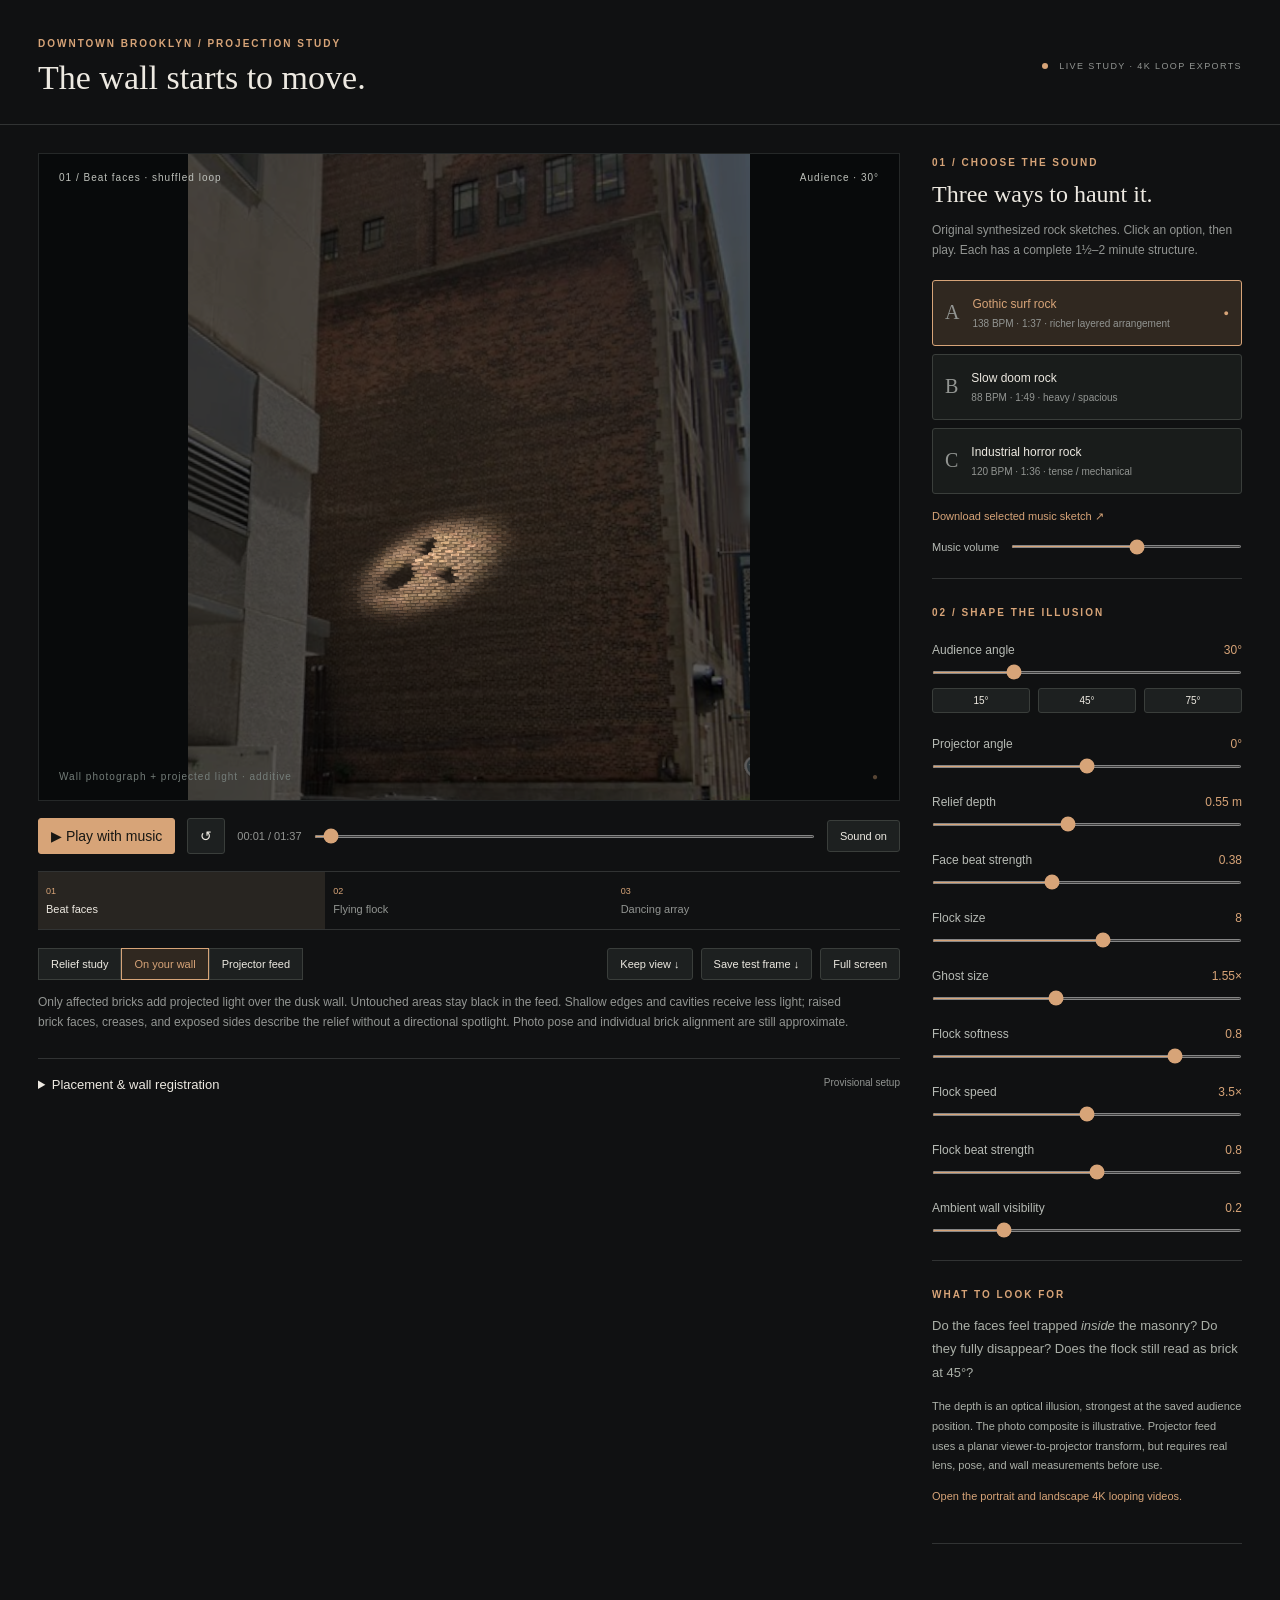
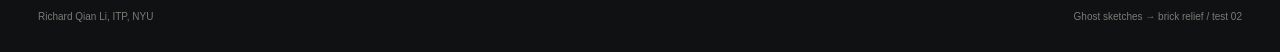
<file: index.html>
<!doctype html>
<html lang="en">
<head><meta charset="utf-8"><meta name="viewport" content="width=device-width,initial-scale=1"><title>Brick relief · motion study</title><link rel="stylesheet" href="style.css"></head>
<body>
<header><div><span class="eyebrow">DOWNTOWN BROOKLYN / PROJECTION STUDY</span><h1>The wall starts to move.</h1></div><span class="status"><i></i> LIVE STUDY · 4K LOOP EXPORTS</span></header>
<main>
<section class="visual-column">
<div class="stage" id="stage"><canvas id="preview" aria-label="Animated brick relief preview"></canvas><div class="stage-top"><span id="scene-label">01 / Faces in the masonry</span><span id="view-label">Audience · 45°</span></div><div class="stage-bottom"><span id="stage-note">Virtual relief · approximate brick registration</span><span id="beat-light">●</span></div><div id="error-message" hidden></div></div>
<div class="transport"><button id="play" class="primary">▶ Play with music</button><button id="restart" title="Return to beginning">↺</button><output id="time-label">00:01 / 01:37</output><input id="timeline" aria-label="Timeline" type="range" min="0" max="97.3913" step="0.01" value="1.83"><button id="mute" aria-label="Mute music">Sound on</button></div>
<div class="chapters"><button data-scene="faces"><span>01</span> Beat faces</button><button data-scene="flock"><span>02</span> Flying flock</button><button data-scene="dance"><span>03</span> Dancing array</button></div>
<div class="view-toolbar"><div class="segmented"><button data-mode="audience" class="selected">Relief study</button><button data-mode="photo">On your wall</button><button data-mode="projector">Projector feed</button></div><button id="save-view">Keep view ↓</button><button id="save-frame">Save test frame ↓</button><button id="fullscreen">Full screen</button></div>
<div id="projector-output-controls" hidden><label>Framing <select id="projector-framing"><option value="fit">Fill frame</option><option value="lens">Physical lens preview</option></select></label><label>Projector resolution <select id="projector-resolution"><option value="3840">3840 × 2160 · 4K UHD</option><option value="1920">1920 × 1080 · Full HD</option><option value="2048">2048 × 1080 · DCI 2K</option></select></label><p id="projector-pixel-readout" class="fine"></p></div>
<p class="caption" id="mode-caption">A virtual masonry surface seen from the selected audience position. The moving forms are made of bricks; the original ghost silhouettes guide the flock.</p>
<details class="setup-panel"><summary>Placement &amp; wall registration <span>Provisional setup</span></summary><div class="setup-content"><div><canvas id="placement" width="500" height="370" aria-label="Top view of wall, audience and projector"></canvas><p id="placement-readout"></p><p class="fine">Angles are measured from the wall normal: 0° is straight-on. Positive angles place audience and projector on the same side. This is a top view of the adjustable geometry, not a surveyed site plan.</p><img class="site-reference" src="assets/site-reference.png" alt="Your site reference with audience area and wall marked"></div><div class="setup-controls">
<label>Wall width <output id="wall-width-value"></output><input id="wall-width" type="range" min="2" max="14" step="0.1" value="8"></label>
<label>Wall height <output id="wall-height-value"></output><input id="wall-height" type="range" min="3" max="18" step="0.1" value="12"></label>
<label>Brick columns <output id="columns-value"></output><input id="columns" type="range" min="16" max="80" step="1" value="36"></label>
<label>Brick courses <output id="rows-value"></output><input id="rows" type="range" min="48" max="210" step="1" value="160"></label>
<label>Horizontal bond offset <output id="bond-offset-value"></output><input id="bond-offset" type="range" min="-0.5" max="0.5" step="0.01" value="0"></label>
<label>Audience distance to wall center, in plan <output id="viewer-distance-value"></output><input id="viewer-distance" type="range" min="8" max="35" step="0.5" value="18"></label>
<label>Audience eye height <output id="viewer-height-value"></output><input id="viewer-height" type="range" min="1" max="4" step="0.1" value="1.7"></label>
<label>Projector distance to wall center, in plan <output id="projector-distance-value"></output><input id="projector-distance" type="range" min="5" max="35" step="0.5" value="18"></label>
<label>Projector height <output id="projector-height-value"></output><input id="projector-height" type="range" min="0.5" max="8" step="0.1" value="2"></label>
<label>Lens throw ratio <output id="throw-ratio-value"></output><input id="throw-ratio" type="range" min="0.3" max="2.5" step="0.01" value="0.7"></label>
<label>Projector orientation <select id="projector-orientation"><option value="portrait">Portrait · 9:16</option><option value="landscape">Landscape · 16:9</option></select></label>
<label class="check"><input id="show-grid" type="checkbox"> Show registration grid</label>
<label class="check"><input id="edit-corners" type="checkbox"> Adjust photo corners (drag in “On your wall”)</label>
<button id="reset-corners">Reset photo corners</button><p class="fine">36 columns × 160 courses approximates 222 × 75 mm spacing over 8 × 12 m. The reference is too small to register every actual brick. These grid controls are a first alignment study; final mapping needs a sharper wall image and an on-site calibration.</p>
</div></div></details>
</section>
<aside><section><span class="eyebrow">01 / CHOOSE THE SOUND</span><h2>Three ways to haunt it.</h2><p class="muted">Original synthesized rock sketches. Click an option, then play. Each has a complete 1½–2 minute structure.</p><div class="music-options">
<button class="music selected" data-music="surf"><span class="music-number">A</span><span><strong>Gothic surf rock</strong><small>138 BPM · 1:37 · richer layered arrangement</small></span><span class="music-indicator">●</span></button>
<button class="music" data-music="doom"><span class="music-number">B</span><span><strong>Slow doom rock</strong><small>88 BPM · 1:49 · heavy / spacious</small></span><span class="music-indicator">●</span></button>
<button class="music" data-music="industrial"><span class="music-number">C</span><span><strong>Industrial horror rock</strong><small>120 BPM · 1:36 · tense / mechanical</small></span><span class="music-indicator">●</span></button>
</div><a id="download-music" href="audio/surf-loop.wav" download>Download selected music sketch ↗</a><label class="volume">Music volume<input id="volume" aria-label="Music volume" type="range" min="0" max="1" step="0.01" value="0.55"></label></section>
<section class="controls"><span class="eyebrow">02 / SHAPE THE ILLUSION</span><label>Audience angle <output id="viewer-angle-value"></output><input id="viewer-angle" type="range" min="15" max="75" step="1" value="30"></label><div class="angle-presets"><button data-angle="15">15°</button><button data-angle="45">45°</button><button data-angle="75">75°</button></div>
<label>Projector angle <output id="projector-angle-value"></output><input id="projector-angle" type="range" min="-60" max="60" step="1" value="0"></label>
<label>Relief depth <output id="relief-depth-value"></output><input id="relief-depth" type="range" min="0.05" max="1.2" step="0.01" value="0.55"></label>
<label>Face beat strength <output id="beat-response-value"></output><input id="beat-response" type="range" min="0" max="1" step="0.01" value="0.38"></label>
<label>Flock size <output id="flock-count-value"></output><input id="flock-count" type="range" min="3" max="12" step="1" value="8"></label>
<label>Ghost size <output id="ghost-scale-value"></output><input id="ghost-scale" type="range" min="1" max="2.4" step="0.05" value="1.55"></label>
<label>Flock softness <output id="ghost-softness-value"></output><input id="ghost-softness" type="range" min="0" max="1" step="0.05" value="0.8"></label>
<label>Flock speed <output id="ghost-speed-value"></output><input id="ghost-speed" type="range" min="1" max="6" step="0.25" value="3.5"></label>
<label>Flock beat strength <output id="flock-beat-response-value"></output><input id="flock-beat-response" type="range" min="0" max="1.5" step="0.05" value="0.8"></label>
<label>Ambient wall visibility <output id="ambient-value"></output><input id="ambient" type="range" min="0.06" max="0.7" step="0.01" value="0.2"></label>
</section><section class="notes"><span class="eyebrow">WHAT TO LOOK FOR</span><p>Do the faces feel trapped <em>inside</em> the masonry? Do they fully disappear? Does the flock still read as brick at 45°?</p><p class="fine">The depth is an optical illusion, strongest at the saved audience position. The photo composite is illustrative. Projector feed uses a planar viewer-to-projector transform, but requires real lens, pose, and wall measurements before use.</p><p class="fine"><a href="exports/loop-player.html">Open the portrait and landscape 4K looping videos.</a></p></section></aside>
</main><footer>Richard Qian Li, ITP, NYU <span>Ghost sketches → brick relief / test 02</span></footer><audio id="music-player" preload="auto" src="audio/surf-loop.wav"></audio><script src="motion.js"></script><script src="projection.js"></script><script src="app.js"></script>
</body></html>
</file>
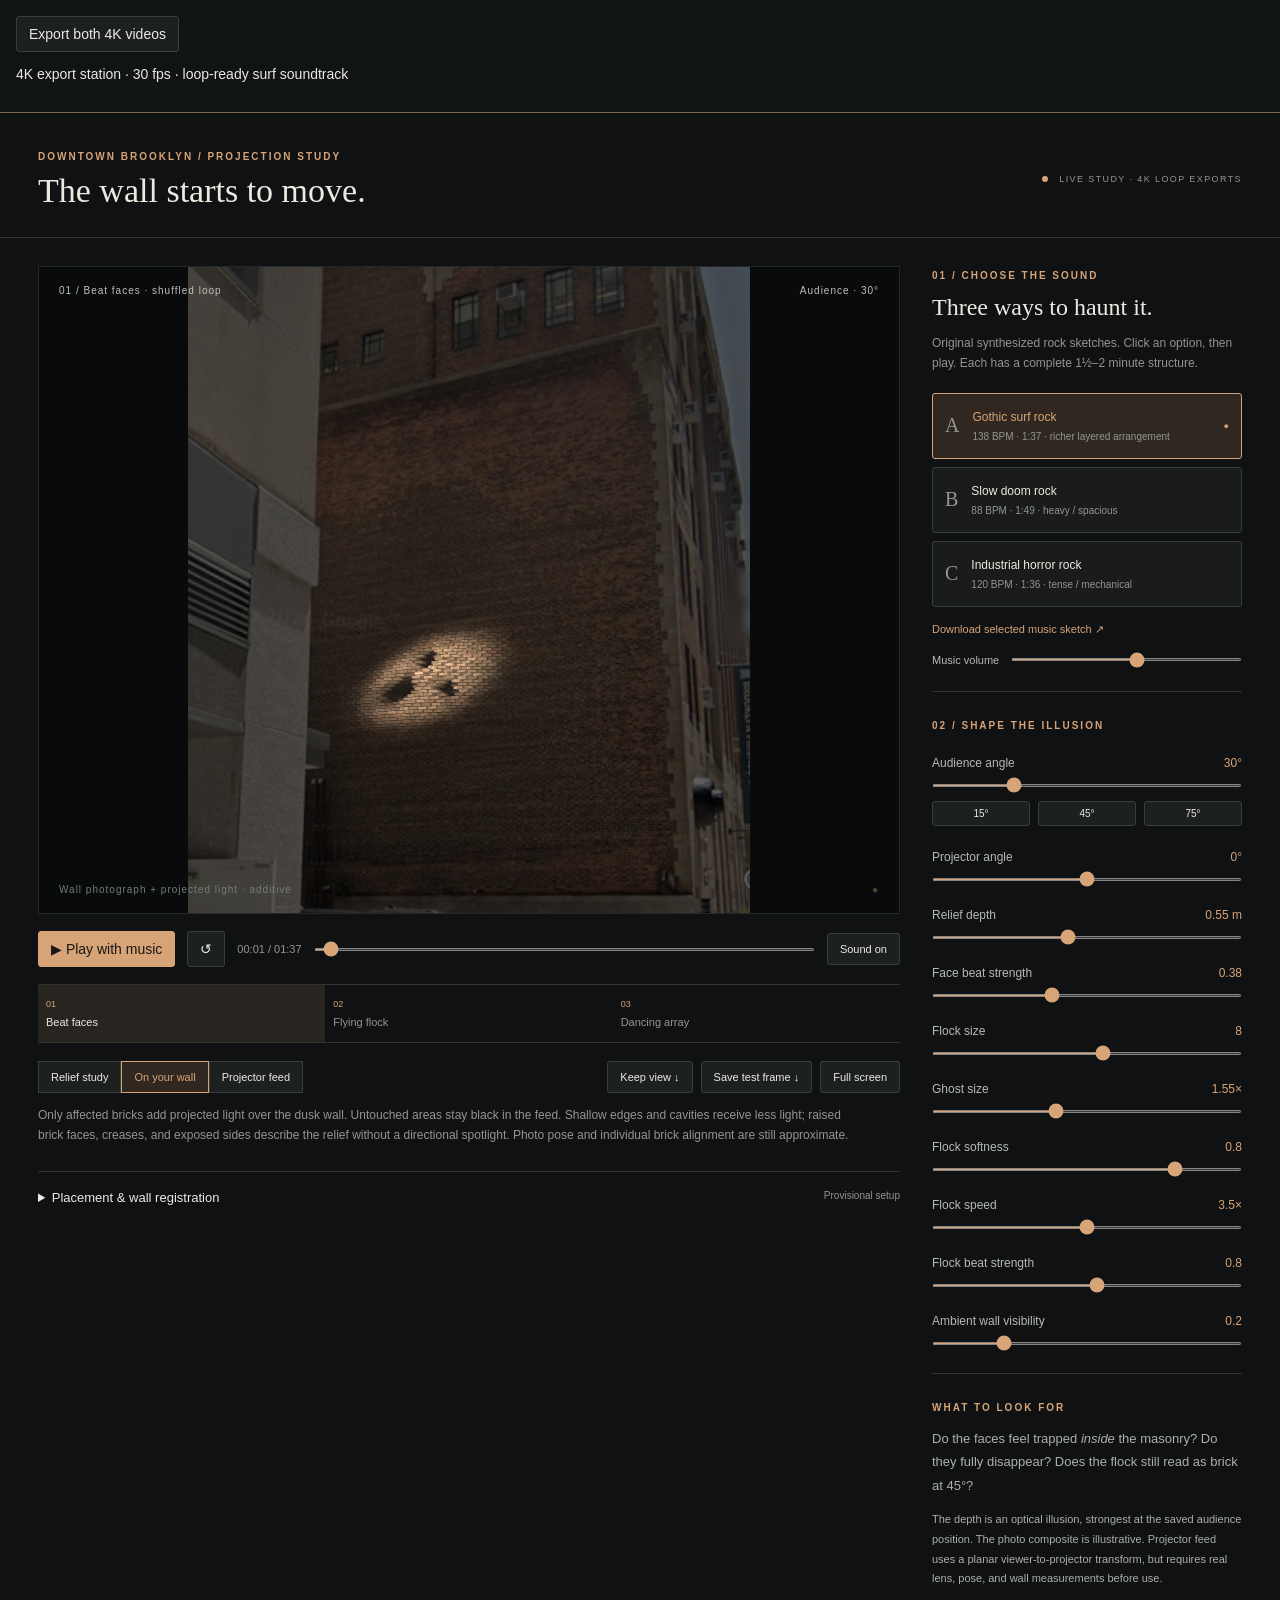
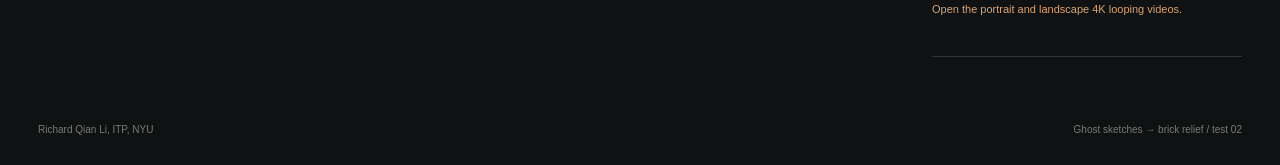
<file: render.html>
<!doctype html>
<html lang="en">
<head><meta charset="utf-8"><meta name="viewport" content="width=device-width,initial-scale=1"><title>Brick relief · motion study</title><link rel="stylesheet" href="style.css"></head>
<body>
<header><div><span class="eyebrow">DOWNTOWN BROOKLYN / PROJECTION STUDY</span><h1>The wall starts to move.</h1></div><span class="status"><i></i> LIVE STUDY · 4K LOOP EXPORTS</span></header>
<main>
<section class="visual-column">
<div class="stage" id="stage"><canvas id="preview" aria-label="Animated brick relief preview"></canvas><div class="stage-top"><span id="scene-label">01 / Faces in the masonry</span><span id="view-label">Audience · 45°</span></div><div class="stage-bottom"><span id="stage-note">Virtual relief · approximate brick registration</span><span id="beat-light">●</span></div><div id="error-message" hidden></div></div>
<div class="transport"><button id="play" class="primary">▶ Play with music</button><button id="restart" title="Return to beginning">↺</button><output id="time-label">00:01 / 01:37</output><input id="timeline" aria-label="Timeline" type="range" min="0" max="97.3913" step="0.01" value="1.83"><button id="mute" aria-label="Mute music">Sound on</button></div>
<div class="chapters"><button data-scene="faces"><span>01</span> Beat faces</button><button data-scene="flock"><span>02</span> Flying flock</button><button data-scene="dance"><span>03</span> Dancing array</button></div>
<div class="view-toolbar"><div class="segmented"><button data-mode="audience" class="selected">Relief study</button><button data-mode="photo">On your wall</button><button data-mode="projector">Projector feed</button></div><button id="save-view">Keep view ↓</button><button id="save-frame">Save test frame ↓</button><button id="fullscreen">Full screen</button></div>
<div id="projector-output-controls" hidden><label>Framing <select id="projector-framing"><option value="fit">Fill frame</option><option value="lens">Physical lens preview</option></select></label><label>Projector resolution <select id="projector-resolution"><option value="3840">3840 × 2160 · 4K UHD</option><option value="1920">1920 × 1080 · Full HD</option><option value="2048">2048 × 1080 · DCI 2K</option></select></label><p id="projector-pixel-readout" class="fine"></p></div>
<p class="caption" id="mode-caption">A virtual masonry surface seen from the selected audience position. The moving forms are made of bricks; the original ghost silhouettes guide the flock.</p>
<details class="setup-panel"><summary>Placement &amp; wall registration <span>Provisional setup</span></summary><div class="setup-content"><div><canvas id="placement" width="500" height="370" aria-label="Top view of wall, audience and projector"></canvas><p id="placement-readout"></p><p class="fine">Angles are measured from the wall normal: 0° is straight-on. Positive angles place audience and projector on the same side. This is a top view of the adjustable geometry, not a surveyed site plan.</p><img class="site-reference" src="assets/site-reference.png" alt="Your site reference with audience area and wall marked"></div><div class="setup-controls">
<label>Wall width <output id="wall-width-value"></output><input id="wall-width" type="range" min="2" max="14" step="0.1" value="8"></label>
<label>Wall height <output id="wall-height-value"></output><input id="wall-height" type="range" min="3" max="18" step="0.1" value="12"></label>
<label>Brick columns <output id="columns-value"></output><input id="columns" type="range" min="16" max="80" step="1" value="36"></label>
<label>Brick courses <output id="rows-value"></output><input id="rows" type="range" min="48" max="210" step="1" value="160"></label>
<label>Horizontal bond offset <output id="bond-offset-value"></output><input id="bond-offset" type="range" min="-0.5" max="0.5" step="0.01" value="0"></label>
<label>Audience distance to wall center, in plan <output id="viewer-distance-value"></output><input id="viewer-distance" type="range" min="8" max="35" step="0.5" value="18"></label>
<label>Audience eye height <output id="viewer-height-value"></output><input id="viewer-height" type="range" min="1" max="4" step="0.1" value="1.7"></label>
<label>Projector distance to wall center, in plan <output id="projector-distance-value"></output><input id="projector-distance" type="range" min="5" max="35" step="0.5" value="18"></label>
<label>Projector height <output id="projector-height-value"></output><input id="projector-height" type="range" min="0.5" max="8" step="0.1" value="2"></label>
<label>Lens throw ratio <output id="throw-ratio-value"></output><input id="throw-ratio" type="range" min="0.3" max="2.5" step="0.01" value="0.7"></label>
<label>Projector orientation <select id="projector-orientation"><option value="portrait">Portrait · 9:16</option><option value="landscape">Landscape · 16:9</option></select></label>
<label class="check"><input id="show-grid" type="checkbox"> Show registration grid</label>
<label class="check"><input id="edit-corners" type="checkbox"> Adjust photo corners (drag in “On your wall”)</label>
<button id="reset-corners">Reset photo corners</button><p class="fine">36 columns × 160 courses approximates 222 × 75 mm spacing over 8 × 12 m. The reference is too small to register every actual brick. These grid controls are a first alignment study; final mapping needs a sharper wall image and an on-site calibration.</p>
</div></div></details>
</section>
<aside><section><span class="eyebrow">01 / CHOOSE THE SOUND</span><h2>Three ways to haunt it.</h2><p class="muted">Original synthesized rock sketches. Click an option, then play. Each has a complete 1½–2 minute structure.</p><div class="music-options">
<button class="music selected" data-music="surf"><span class="music-number">A</span><span><strong>Gothic surf rock</strong><small>138 BPM · 1:37 · richer layered arrangement</small></span><span class="music-indicator">●</span></button>
<button class="music" data-music="doom"><span class="music-number">B</span><span><strong>Slow doom rock</strong><small>88 BPM · 1:49 · heavy / spacious</small></span><span class="music-indicator">●</span></button>
<button class="music" data-music="industrial"><span class="music-number">C</span><span><strong>Industrial horror rock</strong><small>120 BPM · 1:36 · tense / mechanical</small></span><span class="music-indicator">●</span></button>
</div><a id="download-music" href="audio/surf-loop.wav" download>Download selected music sketch ↗</a><label class="volume">Music volume<input id="volume" aria-label="Music volume" type="range" min="0" max="1" step="0.01" value="0.55"></label></section>
<section class="controls"><span class="eyebrow">02 / SHAPE THE ILLUSION</span><label>Audience angle <output id="viewer-angle-value"></output><input id="viewer-angle" type="range" min="15" max="75" step="1" value="30"></label><div class="angle-presets"><button data-angle="15">15°</button><button data-angle="45">45°</button><button data-angle="75">75°</button></div>
<label>Projector angle <output id="projector-angle-value"></output><input id="projector-angle" type="range" min="-60" max="60" step="1" value="0"></label>
<label>Relief depth <output id="relief-depth-value"></output><input id="relief-depth" type="range" min="0.05" max="1.2" step="0.01" value="0.55"></label>
<label>Face beat strength <output id="beat-response-value"></output><input id="beat-response" type="range" min="0" max="1" step="0.01" value="0.38"></label>
<label>Flock size <output id="flock-count-value"></output><input id="flock-count" type="range" min="3" max="12" step="1" value="8"></label>
<label>Ghost size <output id="ghost-scale-value"></output><input id="ghost-scale" type="range" min="1" max="2.4" step="0.05" value="1.55"></label>
<label>Flock softness <output id="ghost-softness-value"></output><input id="ghost-softness" type="range" min="0" max="1" step="0.05" value="0.8"></label>
<label>Flock speed <output id="ghost-speed-value"></output><input id="ghost-speed" type="range" min="1" max="6" step="0.25" value="3.5"></label>
<label>Flock beat strength <output id="flock-beat-response-value"></output><input id="flock-beat-response" type="range" min="0" max="1.5" step="0.05" value="0.8"></label>
<label>Ambient wall visibility <output id="ambient-value"></output><input id="ambient" type="range" min="0.06" max="0.7" step="0.01" value="0.2"></label>
</section><section class="notes"><span class="eyebrow">WHAT TO LOOK FOR</span><p>Do the faces feel trapped <em>inside</em> the masonry? Do they fully disappear? Does the flock still read as brick at 45°?</p><p class="fine">The depth is an optical illusion, strongest at the saved audience position. The photo composite is illustrative. Projector feed uses a planar viewer-to-projector transform, but requires real lens, pose, and wall measurements before use.</p><p class="fine"><a href="exports/loop-player.html">Open the portrait and landscape 4K looping videos.</a></p></section></aside>
</main><footer>Richard Qian Li, ITP, NYU <span>Ghost sketches → brick relief / test 02</span></footer><audio id="music-player" preload="auto" src="audio/surf-loop.wav"></audio><script src="motion.js"></script><script src="projection.js"></script><script src="app.js"></script>
<script src="export-video.js"></script></body></html>
</file>
<file: style.css>
.stage{isolation:isolate}
.stage.projector-output{width:min(100%,calc(72vh * var(--feed-aspect)));height:auto;min-height:0;aspect-ratio:var(--feed-aspect);margin-inline:auto;background:#000}
.stage.projector-output:fullscreen{width:100vw;height:100vh;aspect-ratio:auto}
.stage.projector-output #preview{object-fit:contain}
#projector-output-controls:not([hidden]){display:flex;flex-wrap:wrap;gap:12px 24px;align-items:center}
#projector-output-controls label{margin-top:12px}
#projector-pixel-readout{flex-basis:100%;margin:0}
:root{color-scheme:dark;--background:#101112;--panel:#191a1a;--line:#313333;--text:#ede9e1;--muted:#929592;--accent:#d7a478}*{box-sizing:border-box}body{margin:0;background:var(--background);color:var(--text);font-family:Arial,Helvetica,sans-serif;font-size:14px}header{max-width:1640px;margin:auto;padding:34px 38px 27px;display:flex;align-items:center;justify-content:space-between;border-bottom:1px solid var(--line)}.eyebrow{font-size:10px;letter-spacing:2px;font-weight:700;color:var(--accent)}h1{font-family:Georgia,serif;font-weight:400;font-size:34px;margin:9px 0 0}h2{font-family:Georgia,serif;font-size:24px;font-weight:400;margin:12px 0}.status{font-size:9px;letter-spacing:1.4px;color:var(--muted)}.status i{display:inline-block;width:6px;height:6px;background:var(--accent);border-radius:50%;margin-right:7px}main{max-width:1640px;margin:auto;padding:28px 38px;display:grid;grid-template-columns:minmax(0,1fr) 310px;gap:32px}.stage{background:#080a0b;position:relative;height:min(72vh,830px);min-height:480px;overflow:hidden;border:1px solid #252828}#preview{display:block;width:100%;height:100%;touch-action:none}.stage-top,.stage-bottom{position:absolute;left:20px;right:20px;display:flex;justify-content:space-between;pointer-events:none;font-size:10px;letter-spacing:1px;color:#bec1bb}.stage-top{top:18px}.stage-bottom{bottom:18px;color:#747d79}#beat-light{color:var(--accent)}button,select{font:inherit;background:#1d2020;color:var(--text);border:1px solid #3a3e3b;border-radius:3px;padding:9px 12px;cursor:pointer}button:hover{border-color:var(--accent)}button:focus-visible,input:focus-visible,a:focus-visible{outline:2px solid var(--accent);outline-offset:3px}button.selected{color:var(--accent);border-color:var(--accent);background:#302820}.primary{color:#181713;background:var(--accent);border-color:var(--accent);white-space:nowrap}.transport{display:flex;align-items:center;gap:12px;padding:17px 0}output{font-variant-numeric:tabular-nums;color:var(--accent);font-size:12px}#time-label{white-space:nowrap;color:var(--muted);font-size:11px}input[type=range]{accent-color:var(--accent);height:3px;cursor:pointer;width:100%;margin:14px 0 0}#timeline{flex:1;margin:0;min-width:30px}#mute{font-size:11px;white-space:nowrap}.chapters{display:flex;border-top:1px solid var(--line);border-bottom:1px solid var(--line)}.chapters button{flex:1;text-align:left;border:0;border-radius:0;background:transparent;font-size:11px;padding:14px 8px;color:var(--muted)}.chapters span{font-size:9px;display:block;color:var(--accent);margin-bottom:7px}.chapters button.active{background:#282521;color:var(--text)}.view-toolbar{display:flex;flex-wrap:wrap;gap:8px;margin-top:18px}.view-toolbar button{font-size:11px}.segmented{display:flex;margin-right:auto}.segmented button{border-radius:0}.caption{color:var(--muted);font-size:12px;line-height:1.7;max-width:830px}.muted{color:var(--muted);font-size:12px;line-height:1.7}aside section{padding-bottom:25px;margin-bottom:24px;border-bottom:1px solid var(--line)}.music-options{display:grid;gap:8px;margin:19px 0 13px}.music{display:flex;align-items:center;gap:13px;width:100%;padding:16px 12px;text-align:left;background:#191c1b}.music-number{font-family:Georgia,serif;color:var(--muted);font-size:20px}.music strong{font-size:12px;display:block;font-weight:500}.music small{font-size:10px;color:var(--muted);display:block;margin-top:7px}.music-indicator{margin-left:auto;visibility:hidden;font-size:9px}.selected .music-indicator{visibility:visible}a{color:var(--accent);font-size:11px;text-decoration:none}label{display:block;font-size:12px;color:#b6bab4;margin-top:24px}label output{float:right}.volume{display:flex;align-items:center;gap:12px;font-size:11px;margin-top:18px}.volume input{margin:0;flex:1}.angle-presets{display:flex;gap:8px;margin-top:11px}.angle-presets button{flex:1;font-size:10px;padding:6px}.fine{font-size:11px;color:var(--muted);line-height:1.7}.notes p{font-size:13px;line-height:1.8;color:#abb0a8}.notes .fine{font-size:11px}.setup-panel{border-top:1px solid var(--line);margin-top:25px;padding-top:18px}summary{cursor:pointer;font-size:13px}summary span{float:right;color:var(--muted);font-size:10px}.setup-content{display:grid;grid-template-columns:1fr 1fr;gap:24px;padding-top:14px}#placement{width:100%;height:auto;background:#151918}.setup-controls label:first-child{margin-top:0}.check{display:flex;align-items:center;gap:10px}.site-reference{display:block;width:min(100%,310px);margin-top:20px}.setup-controls select{display:block;margin-top:10px;width:100%}footer{max-width:1640px;margin:auto;padding:15px 38px 30px;font-size:10px;color:#777d77;display:flex;justify-content:space-between}#error-message{position:absolute;inset:25%;background:#251e1b;padding:30px;color:var(--accent)}.stage:fullscreen{height:100vh;width:100vw}.stage:fullscreen .stage-top,.stage:fullscreen .stage-bottom{display:none}@media(max-width:1000px){header{padding:24px}.status{display:none}main{padding:20px;grid-template-columns:minmax(0,1fr) 270px;gap:20px}.stage{min-height:440px}h1{font-size:28px}.transport{flex-wrap:wrap}#timeline{min-width:80px}.setup-content{grid-template-columns:1fr}}@media(max-width:740px){main{display:block}.stage{height:65vh;min-height:420px}aside{margin-top:36px}.transport button{font-size:11px}.chapters button{font-size:10px}footer span{display:none}.view-toolbar{gap:7px}header h1{font-size:27px}}
</file>
